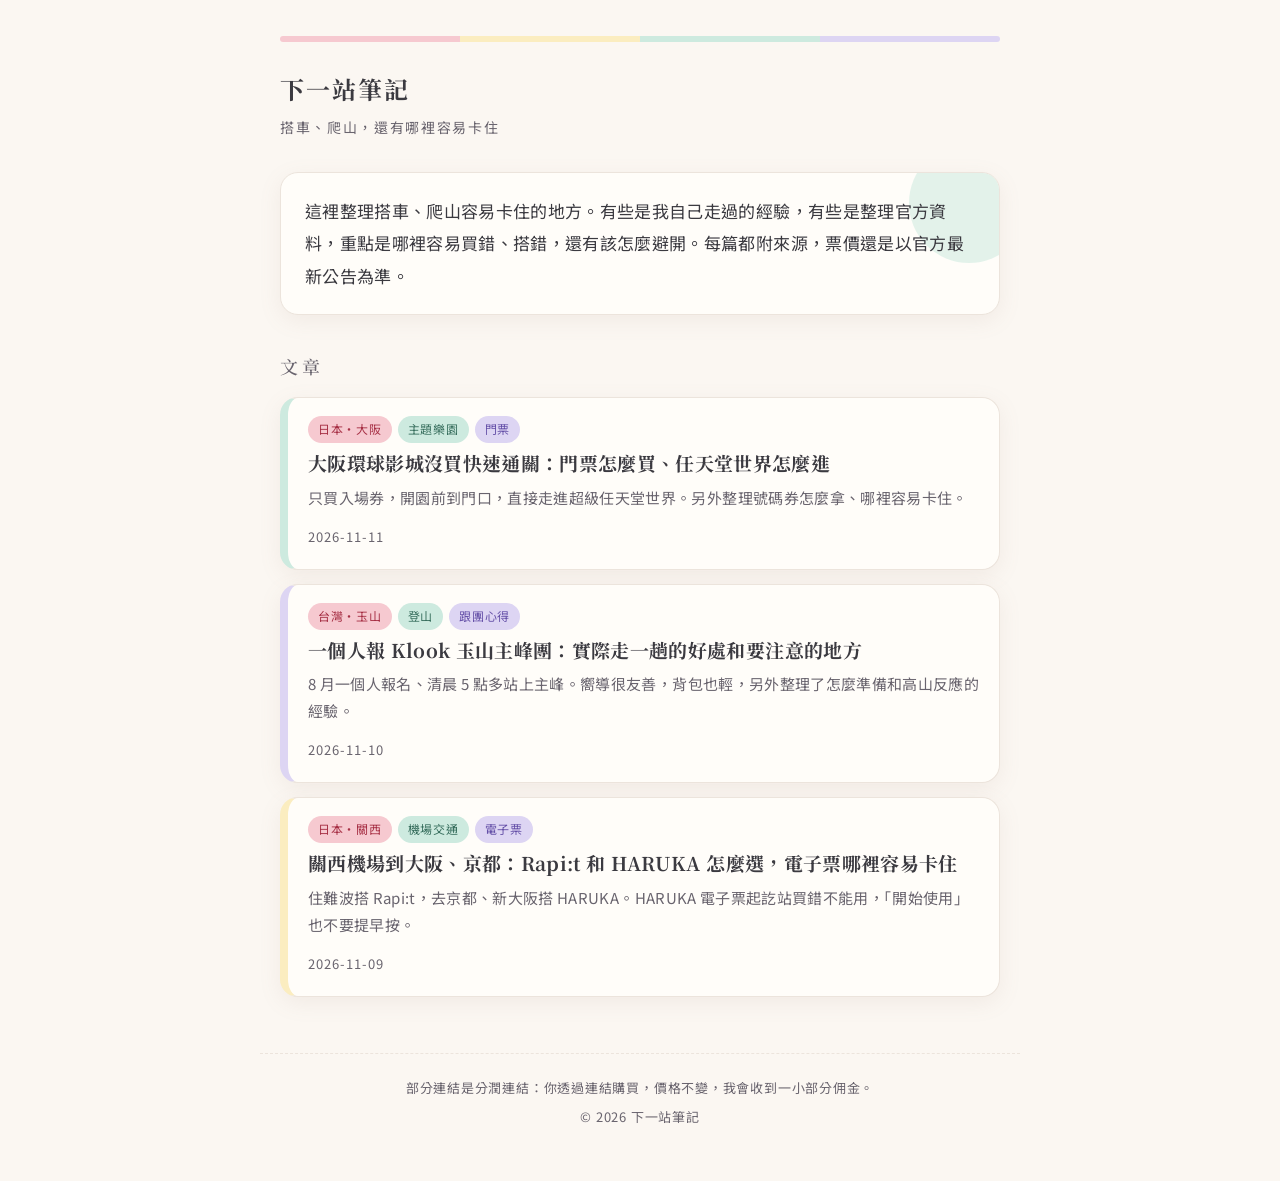
<file: index.html>
<!doctype html>
<html lang="zh-Hant-TW">
<head>
<meta charset="utf-8">
<meta name="viewport" content="width=device-width, initial-scale=1">
<title>下一站筆記</title>
<meta name="description" content="搭車、爬山容易卡住的地方：交通票券怎麼買、行程要注意什麼，有親身經驗也有官方資料整理，都附來源。">
<link rel="canonical" href="https://mozarshion-hub.github.io/travel-tickets/">
<meta property="og:title" content="下一站筆記">
<meta property="og:description" content="搭車、爬山容易卡住的地方：交通票券怎麼買、行程要注意什麼，有親身經驗也有官方資料整理，都附來源。">
<meta property="og:type" content="website">
<meta property="og:url" content="https://mozarshion-hub.github.io/travel-tickets/">
<meta property="og:site_name" content="下一站筆記">
<meta property="og:locale" content="zh_TW">
<meta name="twitter:card" content="summary">
<link rel="icon" href="data:image/svg+xml,%3Csvg xmlns='http://www.w3.org/2000/svg' viewBox='0 0 32 32'%3E%3Crect width='16' height='16' fill='%23f6c9d0'/%3E%3Crect x='16' width='16' height='16' fill='%23fbedc0'/%3E%3Crect y='16' width='16' height='16' fill='%23cdeadf'/%3E%3Crect x='16' y='16' width='16' height='16' fill='%23ddd5f3'/%3E%3C/svg%3E">
<link rel="stylesheet" href="style.css">
</head>
<body>
<header class="site">
  <h1><a class="brand" href="./">下一站筆記</a></h1>
  <p class="tagline">搭車、爬山，還有哪裡容易卡住</p>
</header>
<main>
  <section class="intro">
    <p>這裡整理搭車、爬山容易卡住的地方。有些是我自己走過的經驗，有些是整理官方資料，重點是哪裡容易買錯、搭錯，還有該怎麼避開。每篇都附來源，票價還是以官方最新公告為準。</p>
  </section>
  <section class="list">
    <h2>文章</h2>
    <article class="card">
      <a href="usj-no-express-pass-nintendo-world.html">
        <div class="tags"><span class="tag pink">日本・大阪</span><span class="tag mint">主題樂園</span><span class="tag">門票</span></div>
        <h3>大阪環球影城沒買快速通關：門票怎麼買、任天堂世界怎麼進</h3>
        <p>只買入場券，開園前到門口，直接走進超級任天堂世界。另外整理號碼券怎麼拿、哪裡容易卡住。</p>
        <span class="date">2026-11-11</span>
      </a>
    </article>
    <article class="card">
      <a href="yushan-klook-tour-review.html">
        <div class="tags"><span class="tag pink">台灣・玉山</span><span class="tag mint">登山</span><span class="tag">跟團心得</span></div>
        <h3>一個人報 Klook 玉山主峰團：實際走一趟的好處和要注意的地方</h3>
        <p>8 月一個人報名、清晨 5 點多站上主峰。嚮導很友善，背包也輕，另外整理了怎麼準備和高山反應的經驗。</p>
        <span class="date">2026-11-10</span>
      </a>
    </article>
    <article class="card">
      <a href="kansai-airport-rapit-haruka.html">
        <div class="tags"><span class="tag pink">日本・關西</span><span class="tag mint">機場交通</span><span class="tag">電子票</span></div>
        <h3>關西機場到大阪、京都：Rapi:t 和 HARUKA 怎麼選，電子票哪裡容易卡住</h3>
        <p>住難波搭 Rapi:t，去京都、新大阪搭 HARUKA。HARUKA 電子票起訖站買錯不能用，「開始使用」也不要提早按。</p>
        <span class="date">2026-11-09</span>
      </a>
    </article>
  </section>
</main>
<footer>
  <p>部分連結是分潤連結：你透過連結購買，價格不變，我會收到一小部分佣金。</p>
  <p>© 2026 下一站筆記</p>
</footer>
</body>
</html>
</file>
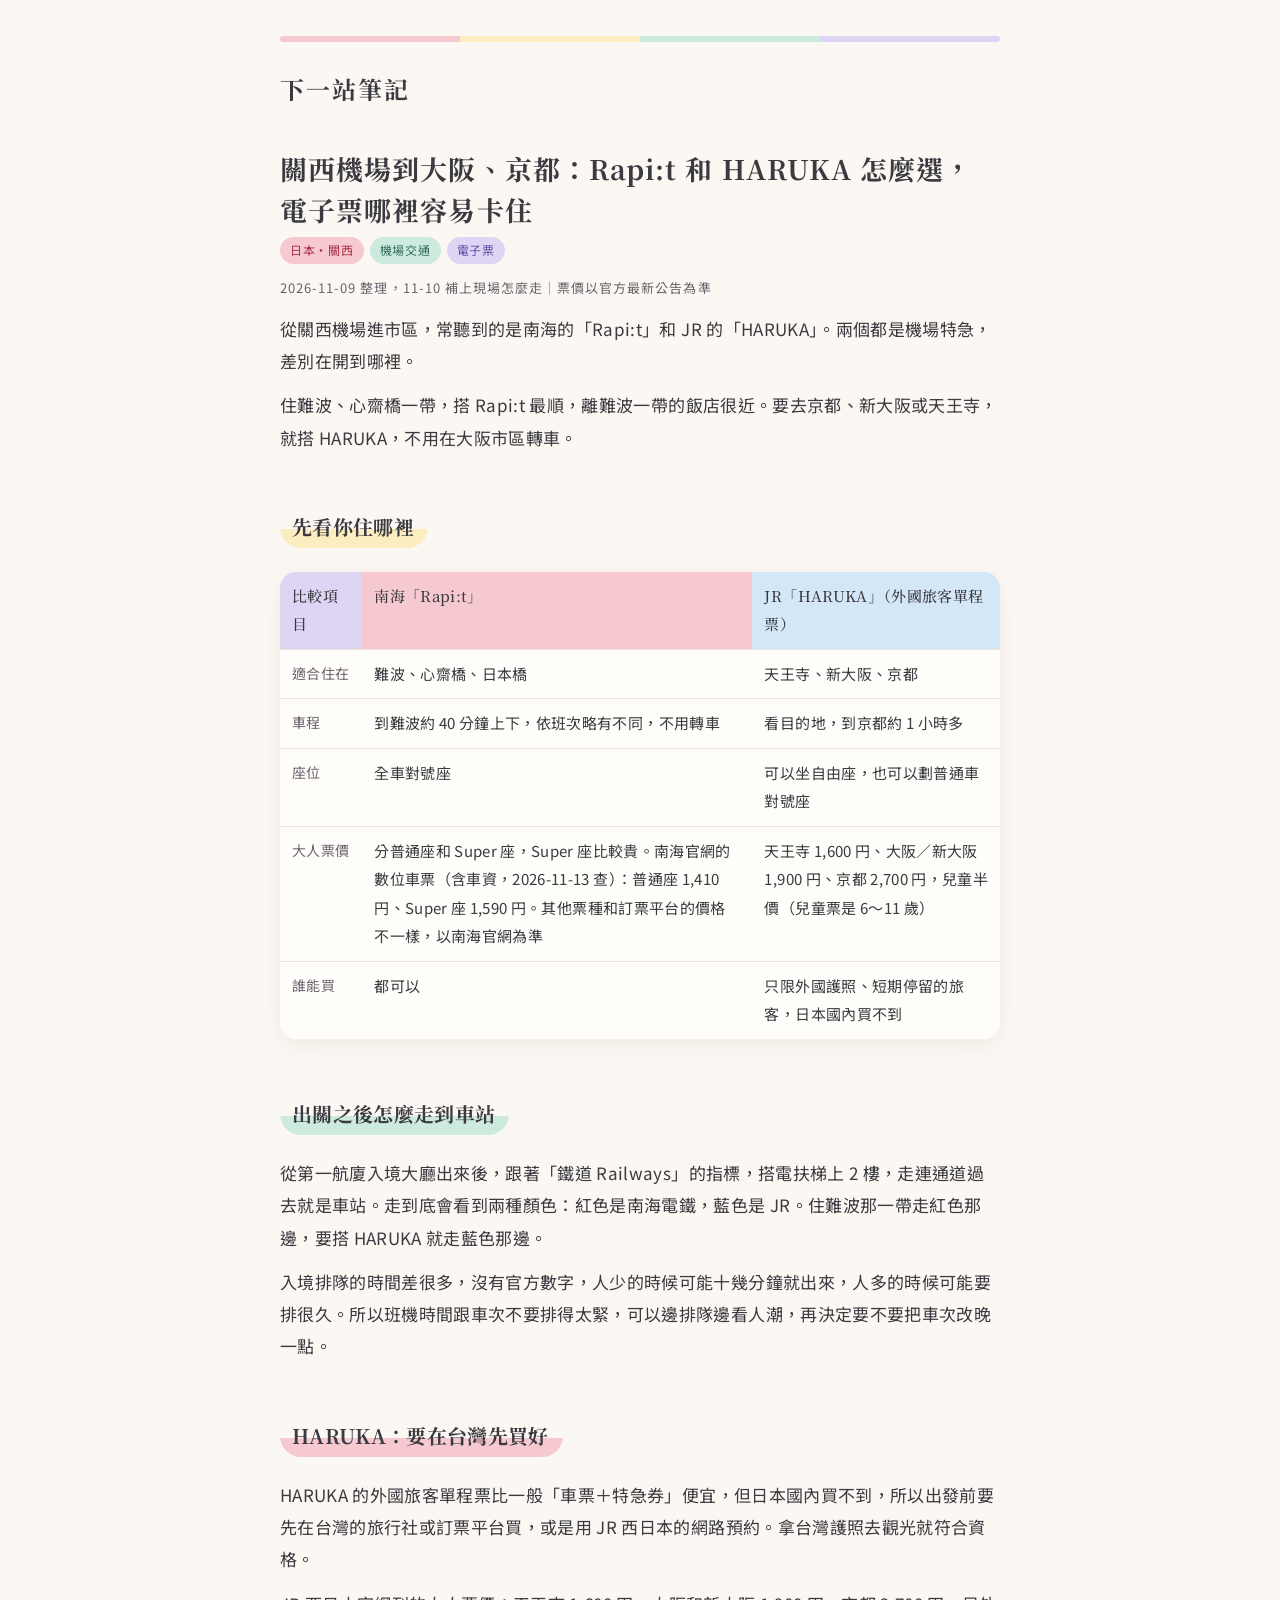
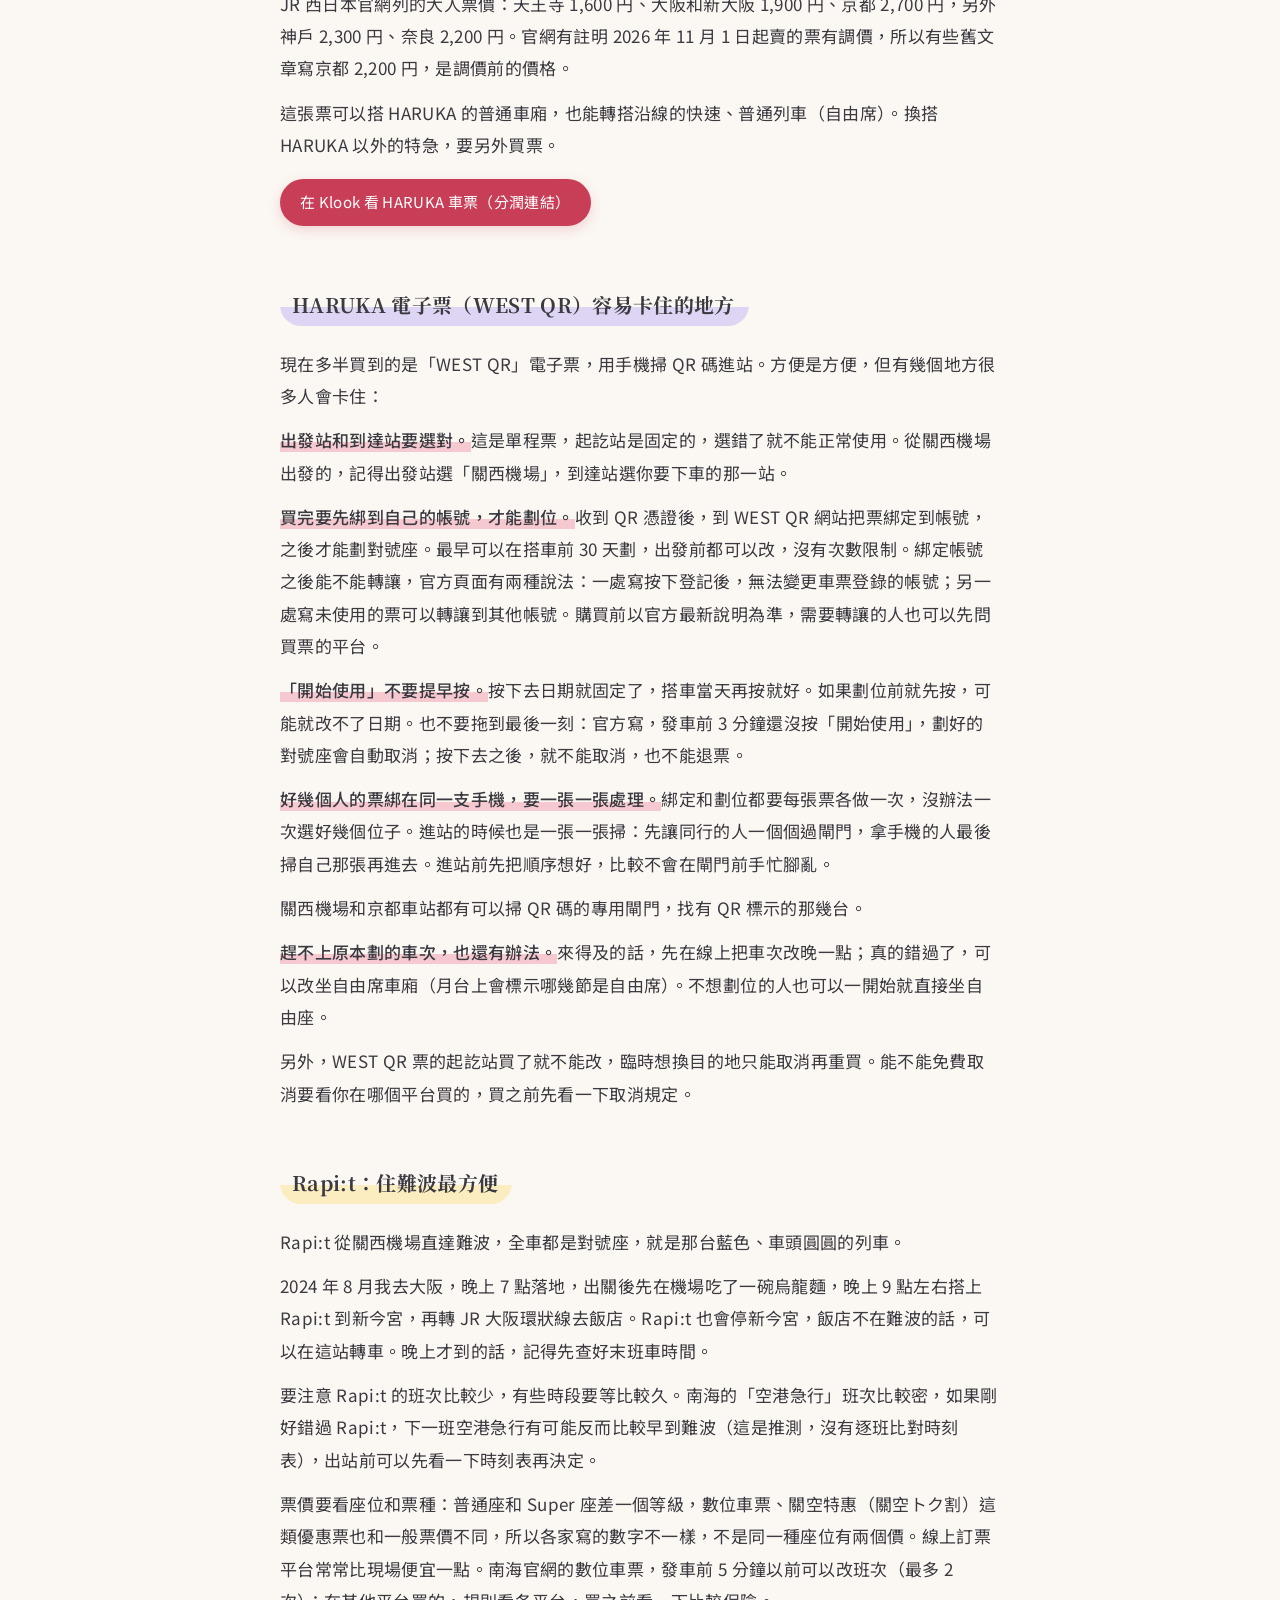
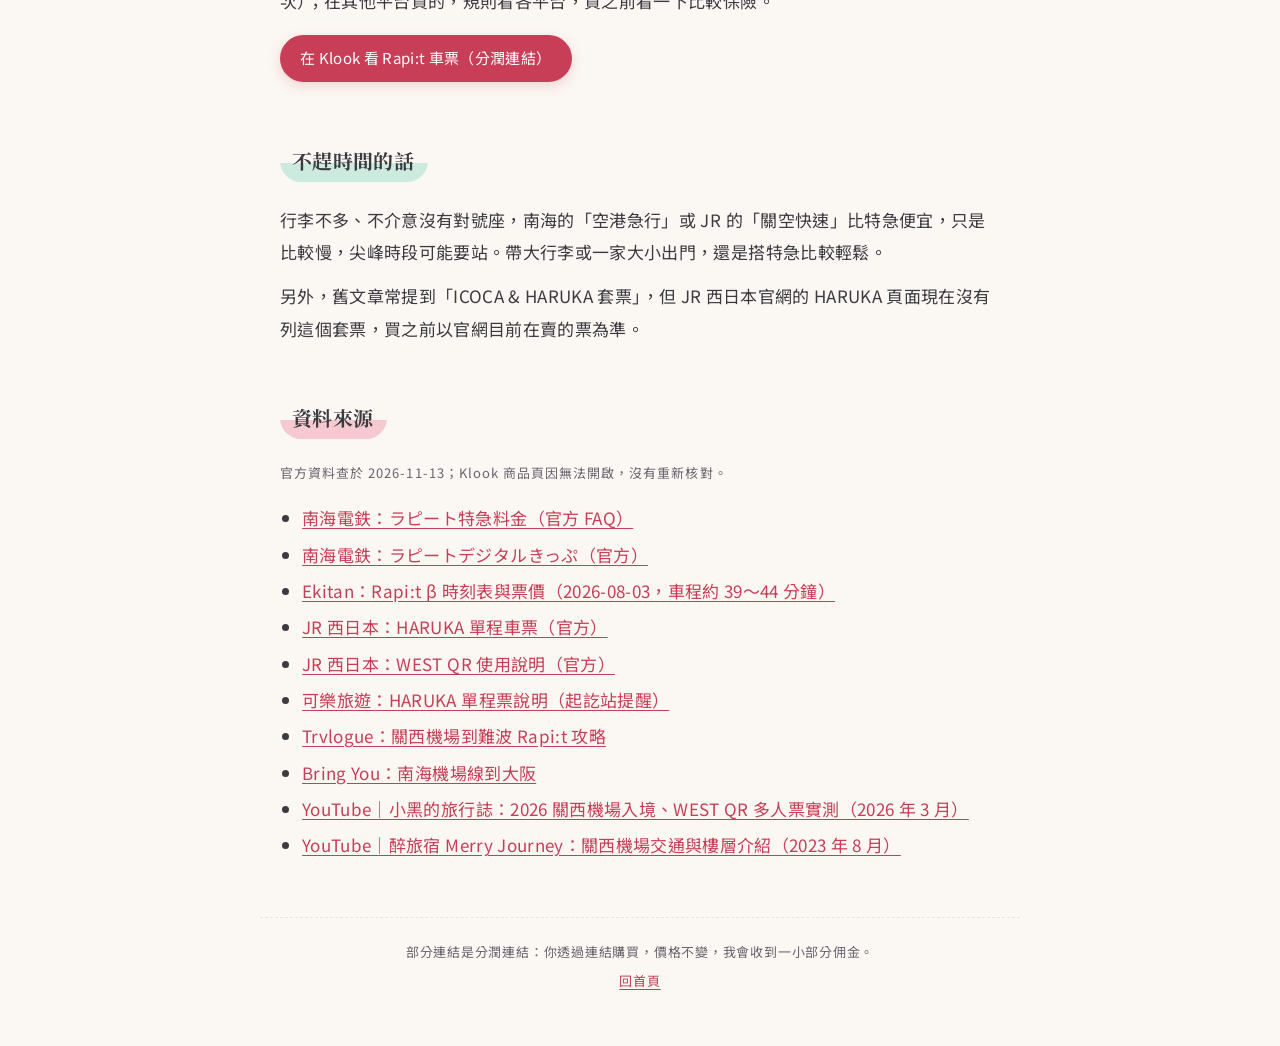
<file: kansai-airport-rapit-haruka.html>
<!doctype html>
<html lang="zh-Hant-TW">
<head>
<meta charset="utf-8">
<meta name="viewport" content="width=device-width, initial-scale=1">
<title>關西機場到大阪、京都：Rapi:t 和 HARUKA 怎麼選，電子票哪裡容易卡住</title>
<meta name="description" content="住難波搭南海 Rapi:t，去京都、新大阪搭 JR HARUKA。HARUKA 電子票（WEST QR）買錯起訖站不能用、開始使用不要提早按，這些地方要注意。">
<link rel="canonical" href="https://mozarshion-hub.github.io/travel-tickets/kansai-airport-rapit-haruka.html">
<meta property="og:title" content="關西機場到大阪、京都：Rapi:t 和 HARUKA 怎麼選，電子票哪裡容易卡住">
<meta property="og:description" content="住難波搭南海 Rapi:t，去京都、新大阪搭 JR HARUKA。HARUKA 電子票（WEST QR）買錯起訖站不能用、開始使用不要提早按，這些地方要注意。">
<meta property="og:type" content="article">
<meta property="og:url" content="https://mozarshion-hub.github.io/travel-tickets/kansai-airport-rapit-haruka.html">
<meta property="og:site_name" content="下一站筆記">
<meta property="og:locale" content="zh_TW">
<meta name="twitter:card" content="summary">
<link rel="icon" href="data:image/svg+xml,%3Csvg xmlns='http://www.w3.org/2000/svg' viewBox='0 0 32 32'%3E%3Crect width='16' height='16' fill='%23f6c9d0'/%3E%3Crect x='16' width='16' height='16' fill='%23fbedc0'/%3E%3Crect y='16' width='16' height='16' fill='%23cdeadf'/%3E%3Crect x='16' y='16' width='16' height='16' fill='%23ddd5f3'/%3E%3C/svg%3E">
<script type="application/ld+json">
{
 "@context": "https://schema.org",
 "@type": "Article",
 "headline": "關西機場到大阪、京都：Rapi:t 和 HARUKA 怎麼選，電子票哪裡容易卡住",
 "description": "住難波搭南海 Rapi:t，去京都、新大阪搭 JR HARUKA。HARUKA 電子票（WEST QR）買錯起訖站不能用、開始使用不要提早按，這些地方要注意。",
 "datePublished": "2026-11-09",
 "dateModified": "2026-11-14",
 "inLanguage": "zh-Hant-TW",
 "mainEntityOfPage": {
  "@type": "WebPage",
  "@id": "https://mozarshion-hub.github.io/travel-tickets/kansai-airport-rapit-haruka.html"
 },
 "author": {
  "@type": "Organization",
  "name": "下一站筆記",
  "url": "https://mozarshion-hub.github.io/travel-tickets/"
 },
 "publisher": {
  "@type": "Organization",
  "name": "下一站筆記",
  "url": "https://mozarshion-hub.github.io/travel-tickets/"
 }
}
</script>
<link rel="stylesheet" href="style.css">
</head>
<body>
<header class="site">
  <a class="brand" href="./">下一站筆記</a>
</header>
<main>
<article>
<h1>關西機場到大阪、京都：Rapi:t 和 HARUKA 怎麼選，電子票哪裡容易卡住</h1>
<div class="tags"><span class="tag pink">日本・關西</span><span class="tag mint">機場交通</span><span class="tag">電子票</span></div>
<p class="meta">2026-11-09 整理，11-10 補上現場怎麼走｜票價以官方最新公告為準</p>


<p>從關西機場進市區，常聽到的是南海的「Rapi:t」和 JR 的「HARUKA」。兩個都是機場特急，差別在開到哪裡。</p>
<p>住難波、心齋橋一帶，搭 Rapi:t 最順，離難波一帶的飯店很近。要去京都、新大阪或天王寺，就搭 HARUKA，不用在大阪市區轉車。</p>

<h2>先看你住哪裡</h2>
<div class="table-wrap">
<table>
<tr><th scope="col">比較項目</th><th>南海「Rapi:t」</th><th>JR「HARUKA」（外國旅客單程票）</th></tr>
<tr><td>適合住在</td><td>難波、心齋橋、日本橋</td><td>天王寺、新大阪、京都</td></tr>
<tr><td>車程</td><td>到難波約 40 分鐘上下，依班次略有不同，不用轉車</td><td>看目的地，到京都約 1 小時多</td></tr>
<tr><td>座位</td><td>全車對號座</td><td>可以坐自由座，也可以劃普通車對號座</td></tr>
<tr><td>大人票價</td><td>分普通座和 Super 座，Super 座比較貴。南海官網的數位車票（含車資，2026-11-13 查）：普通座 1,410 円、Super 座 1,590 円。其他票種和訂票平台的價格不一樣，以南海官網為準</td><td>天王寺 1,600 円、大阪／新大阪 1,900 円、京都 2,700 円，兒童半價（兒童票是 6～11 歲）</td></tr>
<tr><td>誰能買</td><td>都可以</td><td>只限外國護照、短期停留的旅客，日本國內買不到</td></tr>
</table>
</div>

<h2>出關之後怎麼走到車站</h2>
<p>從第一航廈入境大廳出來後，跟著「鐵道 Railways」的指標，搭電扶梯上 2 樓，走連通道過去就是車站。走到底會看到兩種顏色：紅色是南海電鐵，藍色是 JR。住難波那一帶走紅色那邊，要搭 HARUKA 就走藍色那邊。</p>
<p>入境排隊的時間差很多，沒有官方數字，人少的時候可能十幾分鐘就出來，人多的時候可能要排很久。所以班機時間跟車次不要排得太緊，可以邊排隊邊看人潮，再決定要不要把車次改晚一點。</p>

<h2>HARUKA：要在台灣先買好</h2>
<p>HARUKA 的外國旅客單程票比一般「車票＋特急券」便宜，但日本國內買不到，所以出發前要先在台灣的旅行社或訂票平台買，或是用 JR 西日本的網路預約。拿台灣護照去觀光就符合資格。</p>
<p>JR 西日本官網列的大人票價：天王寺 1,600 円、大阪和新大阪 1,900 円、京都 2,700 円，另外神戶 2,300 円、奈良 2,200 円。官網有註明 2026 年 11 月 1 日起賣的票有調價，所以有些舊文章寫京都 2,200 円，是調價前的價格。</p>
<p>這張票可以搭 HARUKA 的普通車廂，也能轉搭沿線的快速、普通列車（自由席）。換搭 HARUKA 以外的特急，要另外買票。</p>
<p><a class="btn" href="https://affiliate.klook.com/redirect?aid=142668&amp;aff_adid=1555965&amp;k_site=https%3A%2F%2Fwww.klook.com%2Fzh-TW%2Factivity%2F18400-jr-haruka-airport-express-train-tickets-osaka%2F" rel="sponsored nofollow noopener" target="_blank">在 Klook 看 HARUKA 車票（分潤連結）</a></p>

<h2>HARUKA 電子票（WEST QR）容易卡住的地方</h2>
<p>現在多半買到的是「WEST QR」電子票，用手機掃 QR 碼進站。方便是方便，但有幾個地方很多人會卡住：</p>
<p><strong>出發站和到達站要選對。</strong>這是單程票，起訖站是固定的，選錯了就不能正常使用。從關西機場出發的，記得出發站選「關西機場」，到達站選你要下車的那一站。</p>
<p><strong>買完要先綁到自己的帳號，才能劃位。</strong>收到 QR 憑證後，到 WEST QR 網站把票綁定到帳號，之後才能劃對號座。最早可以在搭車前 30 天劃，出發前都可以改，沒有次數限制。綁定帳號之後能不能轉讓，官方頁面有兩種說法：一處寫按下登記後，無法變更車票登錄的帳號；另一處寫未使用的票可以轉讓到其他帳號。購買前以官方最新說明為準，需要轉讓的人也可以先問買票的平台。</p>
<p><strong>「開始使用」不要提早按。</strong>按下去日期就固定了，搭車當天再按就好。如果劃位前就先按，可能就改不了日期。也不要拖到最後一刻：官方寫，發車前 3 分鐘還沒按「開始使用」，劃好的對號座會自動取消；按下去之後，就不能取消，也不能退票。</p>
<p><strong>好幾個人的票綁在同一支手機，要一張一張處理。</strong>綁定和劃位都要每張票各做一次，沒辦法一次選好幾個位子。進站的時候也是一張一張掃：先讓同行的人一個個過閘門，拿手機的人最後掃自己那張再進去。進站前先把順序想好，比較不會在閘門前手忙腳亂。</p>
<p>關西機場和京都車站都有可以掃 QR 碼的專用閘門，找有 QR 標示的那幾台。</p>
<p><strong>趕不上原本劃的車次，也還有辦法。</strong>來得及的話，先在線上把車次改晚一點；真的錯過了，可以改坐自由席車廂（月台上會標示哪幾節是自由席）。不想劃位的人也可以一開始就直接坐自由座。</p>
<p>另外，WEST QR 票的起訖站買了就不能改，臨時想換目的地只能取消再重買。能不能免費取消要看你在哪個平台買的，買之前先看一下取消規定。</p>

<h2>Rapi:t：住難波最方便</h2>
<p>Rapi:t 從關西機場直達難波，全車都是對號座，就是那台藍色、車頭圓圓的列車。</p>
<p>2024 年 8 月我去大阪，晚上 7 點落地，出關後先在機場吃了一碗烏龍麵，晚上 9 點左右搭上 Rapi:t 到新今宮，再轉 JR 大阪環狀線去飯店。Rapi:t 也會停新今宮，飯店不在難波的話，可以在這站轉車。晚上才到的話，記得先查好末班車時間。</p>
<p>要注意 Rapi:t 的班次比較少，有些時段要等比較久。南海的「空港急行」班次比較密，如果剛好錯過 Rapi:t，下一班空港急行有可能反而比較早到難波（這是推測，沒有逐班比對時刻表），出站前可以先看一下時刻表再決定。</p>
<p>票價要看座位和票種：普通座和 Super 座差一個等級，數位車票、關空特惠（關空トク割）這類優惠票也和一般票價不同，所以各家寫的數字不一樣，不是同一種座位有兩個價。線上訂票平台常常比現場便宜一點。南海官網的數位車票，發車前 5 分鐘以前可以改班次（最多 2 次）；在其他平台買的，規則看各平台，買之前看一下比較保險。</p>
<p><a class="btn" href="https://affiliate.klook.com/redirect?aid=142668&amp;aff_adid=1555963&amp;k_site=https%3A%2F%2Fwww.klook.com%2Fzh-TW%2Factivity%2F599-kansai-airport-namba-train-ticket-osaka%2F" rel="sponsored nofollow noopener" target="_blank">在 Klook 看 Rapi:t 車票（分潤連結）</a></p>

<h2>不趕時間的話</h2>
<p>行李不多、不介意沒有對號座，南海的「空港急行」或 JR 的「關空快速」比特急便宜，只是比較慢，尖峰時段可能要站。帶大行李或一家大小出門，還是搭特急比較輕鬆。</p>
<p>另外，舊文章常提到「ICOCA &amp; HARUKA 套票」，但 JR 西日本官網的 HARUKA 頁面現在沒有列這個套票，買之前以官網目前在賣的票為準。</p>

<h2>資料來源</h2>
<p class="meta">官方資料查於 2026-11-13；Klook 商品頁因無法開啟，沒有重新核對。</p>
<ul>
<li><a href="https://www.faq.nankai.co.jp/194" rel="nofollow">南海電鉄：ラピート特急料金（官方 FAQ）</a></li>
<li><a href="https://www.nankai.co.jp/traffic/digital/rapit.html" rel="nofollow">南海電鉄：ラピートデジタルきっぷ（官方）</a></li>
<li><a href="https://ekitan.com/zh-tw/article/rapit-beta-jikoku-ryoukin" rel="nofollow">Ekitan：Rapi:t β 時刻表與票價（2026-08-03，車程約 39～44 分鐘）</a></li>
<li><a href="https://www.westjr.co.jp/travel-information/tc/tickets-passes/oneway/haruka/" rel="nofollow">JR 西日本：HARUKA 單程車票（官方）</a></li>
<li><a href="https://www.westjr.co.jp/global/sc/ticket/westqr/userguide/" rel="nofollow">JR 西日本：WEST QR 使用說明（官方）</a></li>
<li><a href="https://www.colatour.com.tw/C10T_Ticket/C10T02_Feature.aspx?ItemNo=10199" rel="nofollow">可樂旅遊：HARUKA 單程票說明（起訖站提醒）</a></li>
<li><a href="https://www.trvlogue.com/zh-Hant/kansai-airport-namba-rapit-guide-2" rel="nofollow">Trvlogue：關西機場到難波 Rapi:t 攻略</a></li>
<li><a href="https://www.bring-you.info/zh-tw/nankai-airport-line-to-osaka" rel="nofollow">Bring You：南海機場線到大阪</a></li>
<li><a href="https://www.youtube.com/watch?v=rsdzhVMTTuk" rel="nofollow">YouTube｜小黑的旅行誌：2026 關西機場入境、WEST QR 多人票實測（2026 年 3 月）</a></li>
<li><a href="https://www.youtube.com/watch?v=lr6YYmdqnX8" rel="nofollow">YouTube｜醉旅宿 Merry Journey：關西機場交通與樓層介紹（2023 年 8 月）</a></li>
</ul>
</article>
</main>
<footer>
  <p>部分連結是分潤連結：你透過連結購買，價格不變，我會收到一小部分佣金。</p>
  <p><a href="./">回首頁</a></p>
</footer>
</body>
</html>
</file>
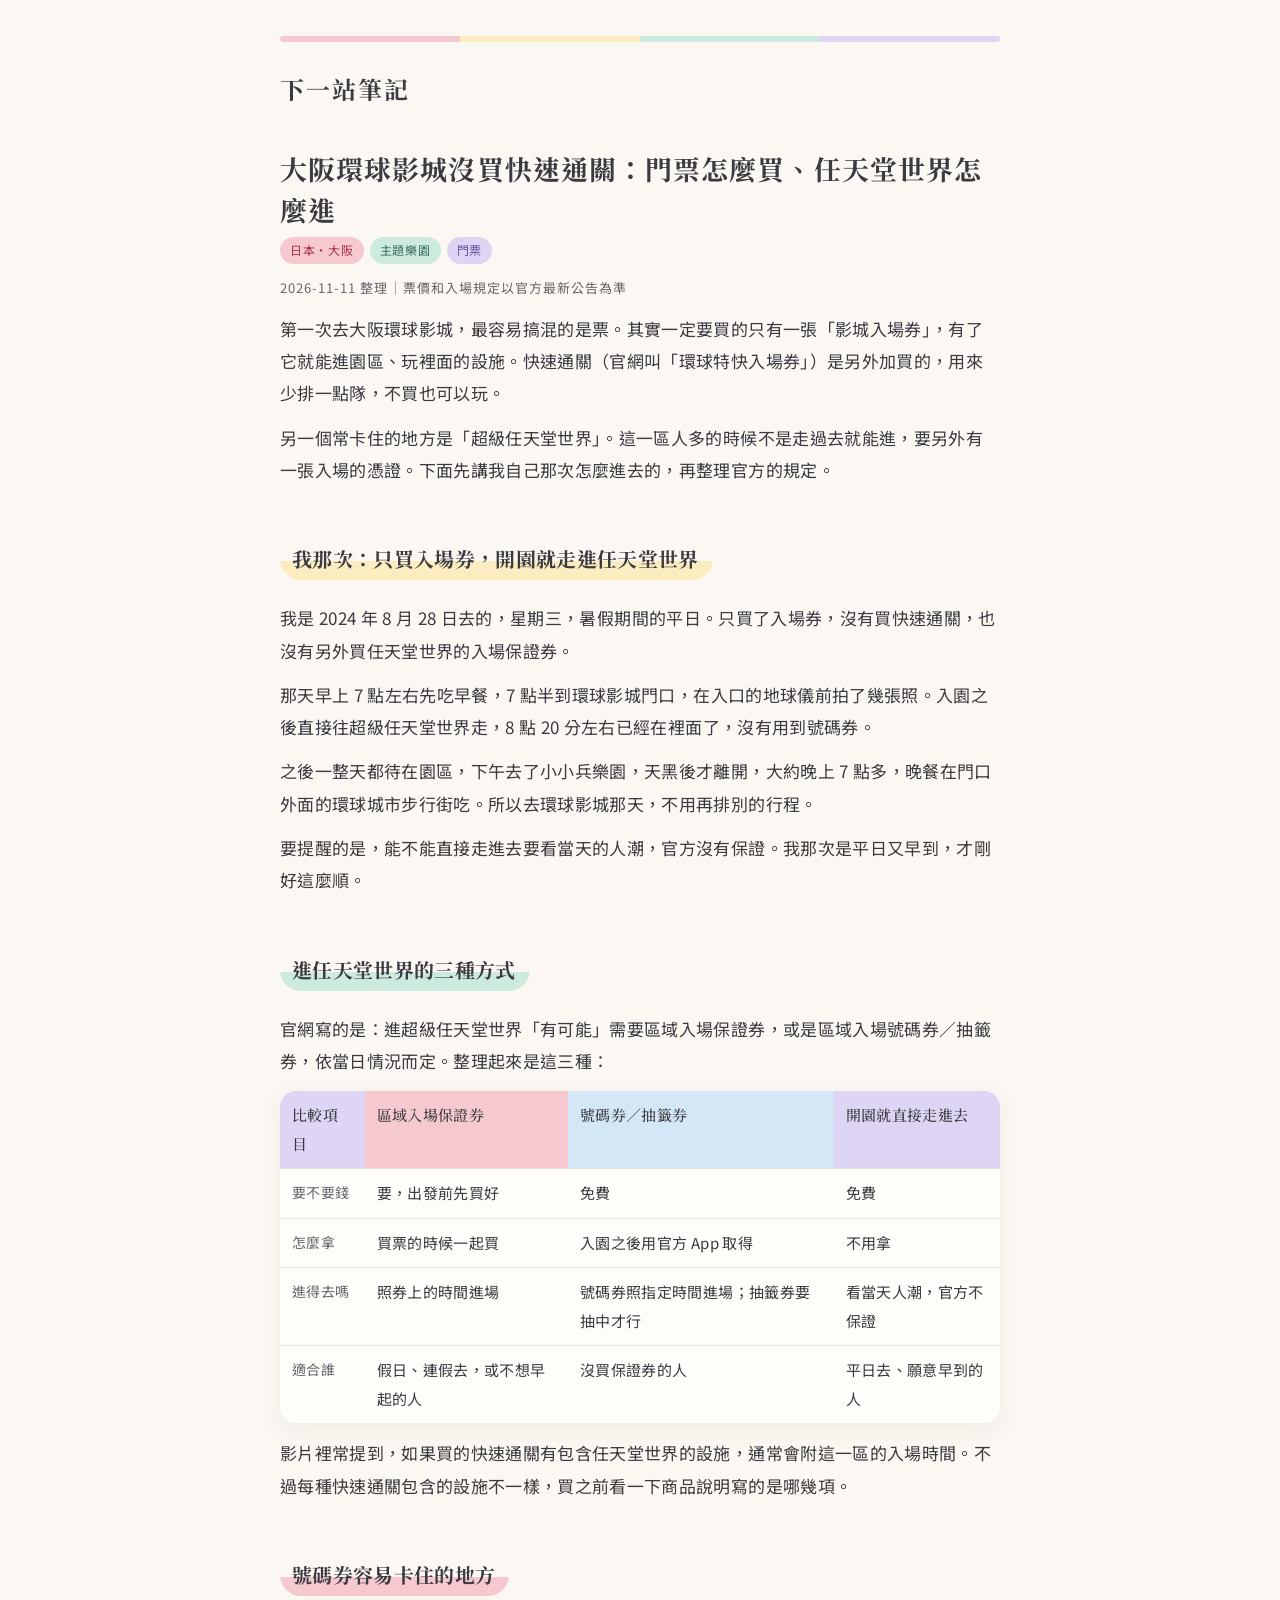
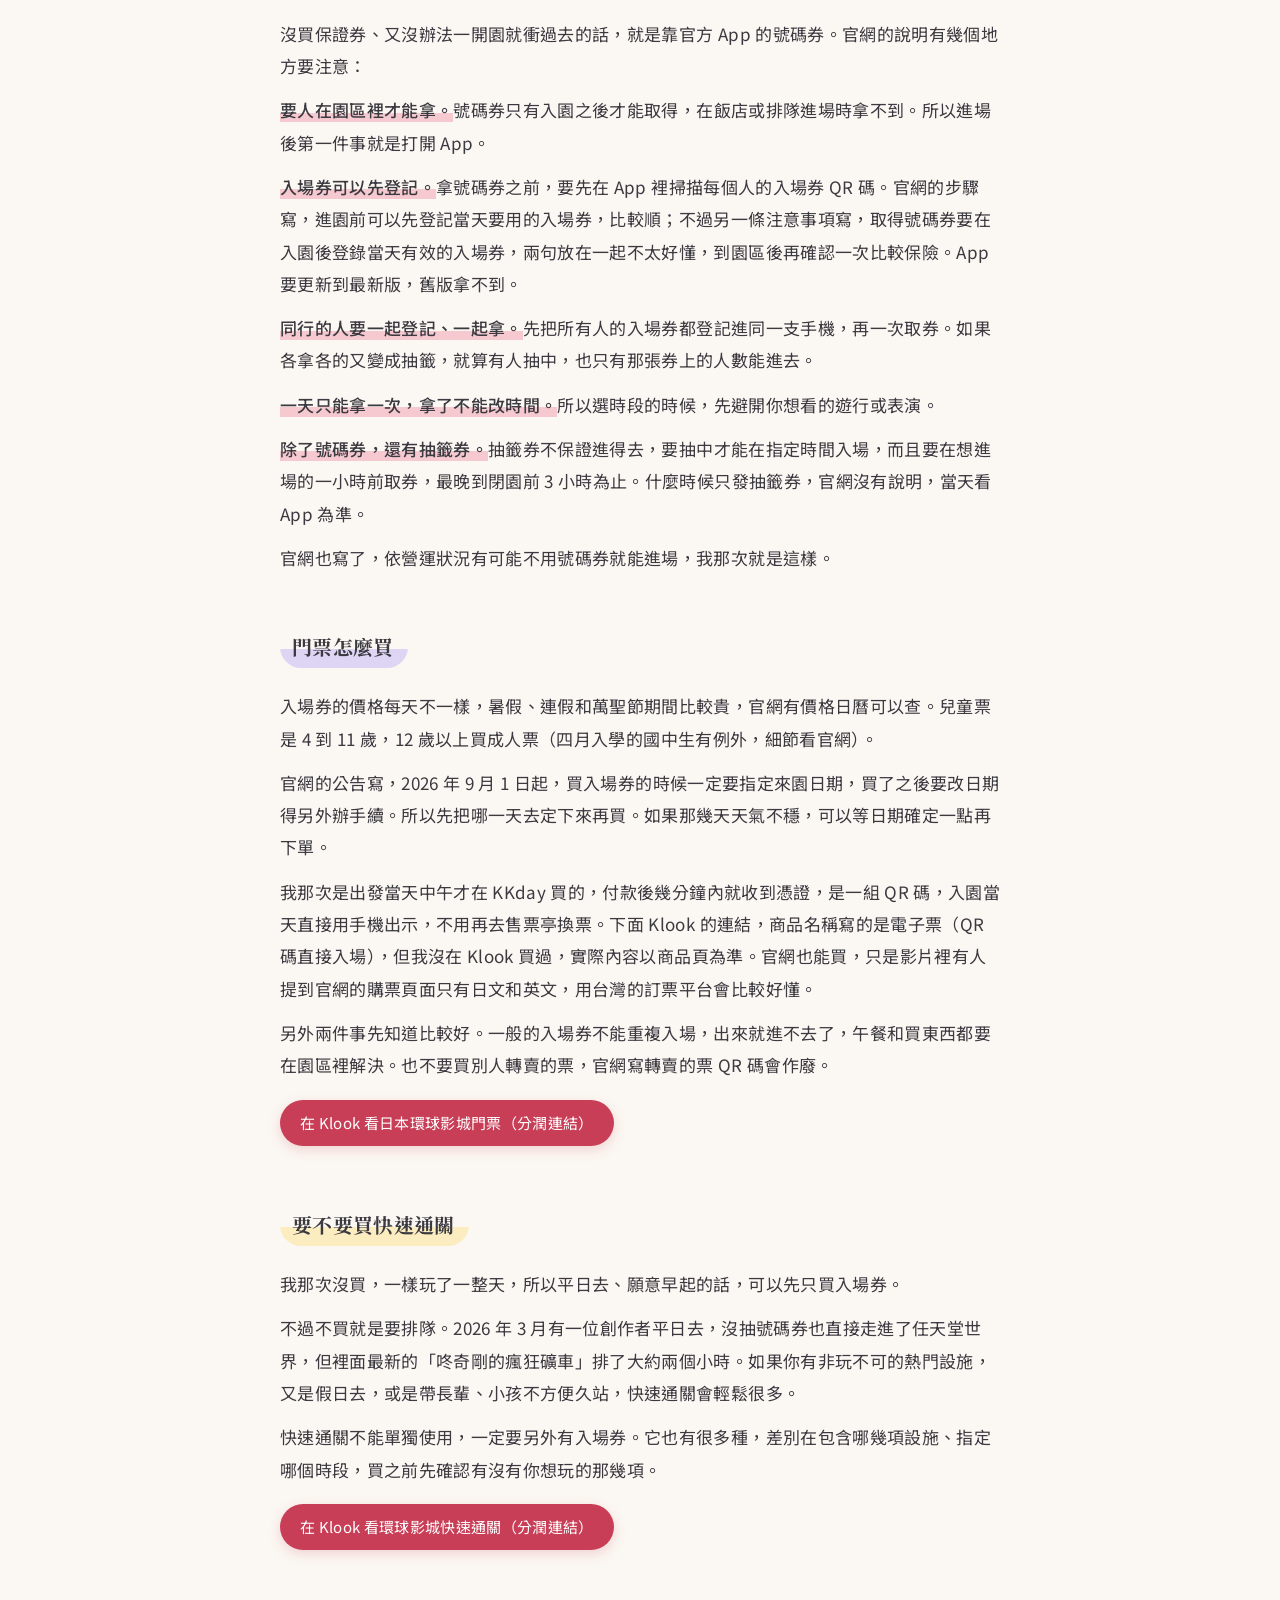
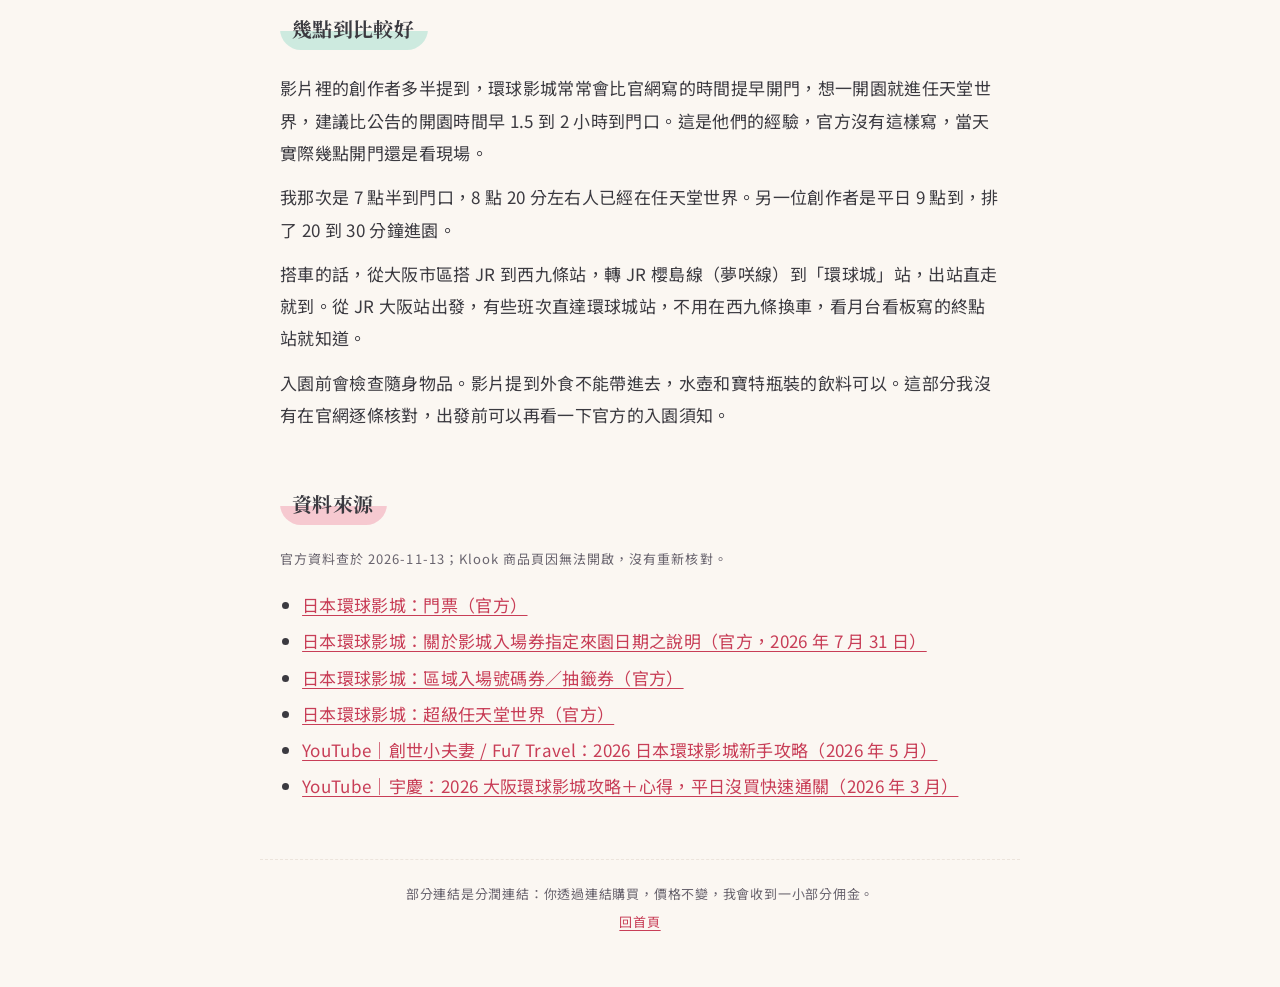
<file: usj-no-express-pass-nintendo-world.html>
<!doctype html>
<html lang="zh-Hant-TW">
<head>
<meta charset="utf-8">
<meta name="viewport" content="width=device-width, initial-scale=1">
<title>大阪環球影城沒買快速通關：門票怎麼買、任天堂世界怎麼進</title>
<meta name="description" content="2024 年 8 月我只買入場券、沒買快速通關，開園前到門口，直接走進超級任天堂世界。整理門票怎麼買、號碼券怎麼拿，還有哪裡容易卡住。">
<link rel="canonical" href="https://mozarshion-hub.github.io/travel-tickets/usj-no-express-pass-nintendo-world.html">
<meta property="og:title" content="大阪環球影城沒買快速通關：門票怎麼買、任天堂世界怎麼進">
<meta property="og:description" content="2024 年 8 月我只買入場券、沒買快速通關，開園前到門口，直接走進超級任天堂世界。整理門票怎麼買、號碼券怎麼拿，還有哪裡容易卡住。">
<meta property="og:type" content="article">
<meta property="og:url" content="https://mozarshion-hub.github.io/travel-tickets/usj-no-express-pass-nintendo-world.html">
<meta property="og:site_name" content="下一站筆記">
<meta property="og:locale" content="zh_TW">
<meta name="twitter:card" content="summary">
<link rel="icon" href="data:image/svg+xml,%3Csvg xmlns='http://www.w3.org/2000/svg' viewBox='0 0 32 32'%3E%3Crect width='16' height='16' fill='%23f6c9d0'/%3E%3Crect x='16' width='16' height='16' fill='%23fbedc0'/%3E%3Crect y='16' width='16' height='16' fill='%23cdeadf'/%3E%3Crect x='16' y='16' width='16' height='16' fill='%23ddd5f3'/%3E%3C/svg%3E">
<script type="application/ld+json">
{
 "@context": "https://schema.org",
 "@type": "Article",
 "headline": "大阪環球影城沒買快速通關：門票怎麼買、任天堂世界怎麼進",
 "description": "2024 年 8 月我只買入場券、沒買快速通關，開園前到門口，直接走進超級任天堂世界。整理門票怎麼買、號碼券怎麼拿，還有哪裡容易卡住。",
 "datePublished": "2026-11-11",
 "dateModified": "2026-11-14",
 "inLanguage": "zh-Hant-TW",
 "mainEntityOfPage": {
  "@type": "WebPage",
  "@id": "https://mozarshion-hub.github.io/travel-tickets/usj-no-express-pass-nintendo-world.html"
 },
 "author": {
  "@type": "Organization",
  "name": "下一站筆記",
  "url": "https://mozarshion-hub.github.io/travel-tickets/"
 },
 "publisher": {
  "@type": "Organization",
  "name": "下一站筆記",
  "url": "https://mozarshion-hub.github.io/travel-tickets/"
 }
}
</script>
<link rel="stylesheet" href="style.css">
</head>
<body>
<header class="site">
  <a class="brand" href="./">下一站筆記</a>
</header>
<main>
<article>
<h1>大阪環球影城沒買快速通關：門票怎麼買、任天堂世界怎麼進</h1>
<div class="tags"><span class="tag pink">日本・大阪</span><span class="tag mint">主題樂園</span><span class="tag">門票</span></div>
<p class="meta">2026-11-11 整理｜票價和入場規定以官方最新公告為準</p>


<p>第一次去大阪環球影城，最容易搞混的是票。其實一定要買的只有一張「影城入場券」，有了它就能進園區、玩裡面的設施。快速通關（官網叫「環球特快入場券」）是另外加買的，用來少排一點隊，不買也可以玩。</p>
<p>另一個常卡住的地方是「超級任天堂世界」。這一區人多的時候不是走過去就能進，要另外有一張入場的憑證。下面先講我自己那次怎麼進去的，再整理官方的規定。</p>

<h2>我那次：只買入場券，開園就走進任天堂世界</h2>
<p>我是 2024 年 8 月 28 日去的，星期三，暑假期間的平日。只買了入場券，沒有買快速通關，也沒有另外買任天堂世界的入場保證券。</p>
<p>那天早上 7 點左右先吃早餐，7 點半到環球影城門口，在入口的地球儀前拍了幾張照。入園之後直接往超級任天堂世界走，8 點 20 分左右已經在裡面了，沒有用到號碼券。</p>
<p>之後一整天都待在園區，下午去了小小兵樂園，天黑後才離開，大約晚上 7 點多，晚餐在門口外面的環球城市步行街吃。所以去環球影城那天，不用再排別的行程。</p>
<p>要提醒的是，能不能直接走進去要看當天的人潮，官方沒有保證。我那次是平日又早到，才剛好這麼順。</p>

<h2>進任天堂世界的三種方式</h2>
<p>官網寫的是：進超級任天堂世界「有可能」需要區域入場保證券，或是區域入場號碼券／抽籤券，依當日情況而定。整理起來是這三種：</p>
<div class="table-wrap">
<table>
<tr><th scope="col">比較項目</th><th>區域入場保證券</th><th>號碼券／抽籤券</th><th>開園就直接走進去</th></tr>
<tr><td>要不要錢</td><td>要，出發前先買好</td><td>免費</td><td>免費</td></tr>
<tr><td>怎麼拿</td><td>買票的時候一起買</td><td>入園之後用官方 App 取得</td><td>不用拿</td></tr>
<tr><td>進得去嗎</td><td>照券上的時間進場</td><td>號碼券照指定時間進場；抽籤券要抽中才行</td><td>看當天人潮，官方不保證</td></tr>
<tr><td>適合誰</td><td>假日、連假去，或不想早起的人</td><td>沒買保證券的人</td><td>平日去、願意早到的人</td></tr>
</table>
</div>
<p>影片裡常提到，如果買的快速通關有包含任天堂世界的設施，通常會附這一區的入場時間。不過每種快速通關包含的設施不一樣，買之前看一下商品說明寫的是哪幾項。</p>

<h2>號碼券容易卡住的地方</h2>
<p>沒買保證券、又沒辦法一開園就衝過去的話，就是靠官方 App 的號碼券。官網的說明有幾個地方要注意：</p>
<p><strong>要人在園區裡才能拿。</strong>號碼券只有入園之後才能取得，在飯店或排隊進場時拿不到。所以進場後第一件事就是打開 App。</p>
<p><strong>入場券可以先登記。</strong>拿號碼券之前，要先在 App 裡掃描每個人的入場券 QR 碼。官網的步驟寫，進園前可以先登記當天要用的入場券，比較順；不過另一條注意事項寫，取得號碼券要在入園後登錄當天有效的入場券，兩句放在一起不太好懂，到園區後再確認一次比較保險。App 要更新到最新版，舊版拿不到。</p>
<p><strong>同行的人要一起登記、一起拿。</strong>先把所有人的入場券都登記進同一支手機，再一次取券。如果各拿各的又變成抽籤，就算有人抽中，也只有那張券上的人數能進去。</p>
<p><strong>一天只能拿一次，拿了不能改時間。</strong>所以選時段的時候，先避開你想看的遊行或表演。</p>
<p><strong>除了號碼券，還有抽籤券。</strong>抽籤券不保證進得去，要抽中才能在指定時間入場，而且要在想進場的一小時前取券，最晚到閉園前 3 小時為止。什麼時候只發抽籤券，官網沒有說明，當天看 App 為準。</p>
<p>官網也寫了，依營運狀況有可能不用號碼券就能進場，我那次就是這樣。</p>

<h2>門票怎麼買</h2>
<p>入場券的價格每天不一樣，暑假、連假和萬聖節期間比較貴，官網有價格日曆可以查。兒童票是 4 到 11 歲，12 歲以上買成人票（四月入學的國中生有例外，細節看官網）。</p>
<p>官網的公告寫，2026 年 9 月 1 日起，買入場券的時候一定要指定來園日期，買了之後要改日期得另外辦手續。所以先把哪一天去定下來再買。如果那幾天天氣不穩，可以等日期確定一點再下單。</p>
<p>我那次是出發當天中午才在 KKday 買的，付款後幾分鐘內就收到憑證，是一組 QR 碼，入園當天直接用手機出示，不用再去售票亭換票。下面 Klook 的連結，商品名稱寫的是電子票（QR 碼直接入場），但我沒在 Klook 買過，實際內容以商品頁為準。官網也能買，只是影片裡有人提到官網的購票頁面只有日文和英文，用台灣的訂票平台會比較好懂。</p>
<p>另外兩件事先知道比較好。一般的入場券不能重複入場，出來就進不去了，午餐和買東西都要在園區裡解決。也不要買別人轉賣的票，官網寫轉賣的票 QR 碼會作廢。</p>
<p><a class="btn" href="https://affiliate.klook.com/redirect?aid=142668&amp;aff_adid=1560096&amp;k_site=https%3A%2F%2Fwww.klook.com%2Fzh-TW%2Factivity%2F46604-universal-studios-japan-e-ticket-osaka-qr-code-direct-entry%2F" rel="sponsored nofollow noopener" target="_blank">在 Klook 看日本環球影城門票（分潤連結）</a></p>

<h2>要不要買快速通關</h2>
<p>我那次沒買，一樣玩了一整天，所以平日去、願意早起的話，可以先只買入場券。</p>
<p>不過不買就是要排隊。2026 年 3 月有一位創作者平日去，沒抽號碼券也直接走進了任天堂世界，但裡面最新的「咚奇剛的瘋狂礦車」排了大約兩個小時。如果你有非玩不可的熱門設施，又是假日去，或是帶長輩、小孩不方便久站，快速通關會輕鬆很多。</p>
<p>快速通關不能單獨使用，一定要另外有入場券。它也有很多種，差別在包含哪幾項設施、指定哪個時段，買之前先確認有沒有你想玩的那幾項。</p>
<p><a class="btn" href="https://affiliate.klook.com/redirect?aid=142668&amp;aff_adid=1560097&amp;k_site=https%3A%2F%2Fwww.klook.com%2Fzh-TW%2Factivity%2F3407-universal-studios-japan-express-pass-osaka%2F" rel="sponsored nofollow noopener" target="_blank">在 Klook 看環球影城快速通關（分潤連結）</a></p>

<h2>幾點到比較好</h2>
<p>影片裡的創作者多半提到，環球影城常常會比官網寫的時間提早開門，想一開園就進任天堂世界，建議比公告的開園時間早 1.5 到 2 小時到門口。這是他們的經驗，官方沒有這樣寫，當天實際幾點開門還是看現場。</p>
<p>我那次是 7 點半到門口，8 點 20 分左右人已經在任天堂世界。另一位創作者是平日 9 點到，排了 20 到 30 分鐘進園。</p>
<p>搭車的話，從大阪市區搭 JR 到西九條站，轉 JR 櫻島線（夢咲線）到「環球城」站，出站直走就到。從 JR 大阪站出發，有些班次直達環球城站，不用在西九條換車，看月台看板寫的終點站就知道。</p>
<p>入園前會檢查隨身物品。影片提到外食不能帶進去，水壺和寶特瓶裝的飲料可以。這部分我沒有在官網逐條核對，出發前可以再看一下官方的入園須知。</p>

<h2>資料來源</h2>
<p class="meta">官方資料查於 2026-11-13；Klook 商品頁因無法開啟，沒有重新核對。</p>
<ul>
<li><a href="https://www.usj.co.jp/web/zh/tw/tickets" rel="nofollow">日本環球影城：門票（官方）</a></li>
<li><a href="https://www.usj.co.jp/web/zh/tw/news/2026/0731" rel="nofollow">日本環球影城：關於影城入場券指定來園日期之說明（官方，2026 年 7 月 31 日）</a></li>
<li><a href="https://www.usj.co.jp/web/zh/tw/enjoy/numbered-ticket/timed-entry-ticket" rel="nofollow">日本環球影城：區域入場號碼券／抽籤券（官方）</a></li>
<li><a href="https://www.usj.co.jp/web/zh/tw/areas/super-nintendo-world" rel="nofollow">日本環球影城：超級任天堂世界（官方）</a></li>
<li><a href="https://www.youtube.com/watch?v=8u40N_Euz7w" rel="nofollow">YouTube｜創世小夫妻 / Fu7 Travel：2026 日本環球影城新手攻略（2026 年 5 月）</a></li>
<li><a href="https://www.youtube.com/watch?v=kLntV67SXDE" rel="nofollow">YouTube｜宇慶：2026 大阪環球影城攻略＋心得，平日沒買快速通關（2026 年 3 月）</a></li>
</ul>
</article>
</main>
<footer>
  <p>部分連結是分潤連結：你透過連結購買，價格不變，我會收到一小部分佣金。</p>
  <p><a href="./">回首頁</a></p>
</footer>
</body>
</html>
</file>
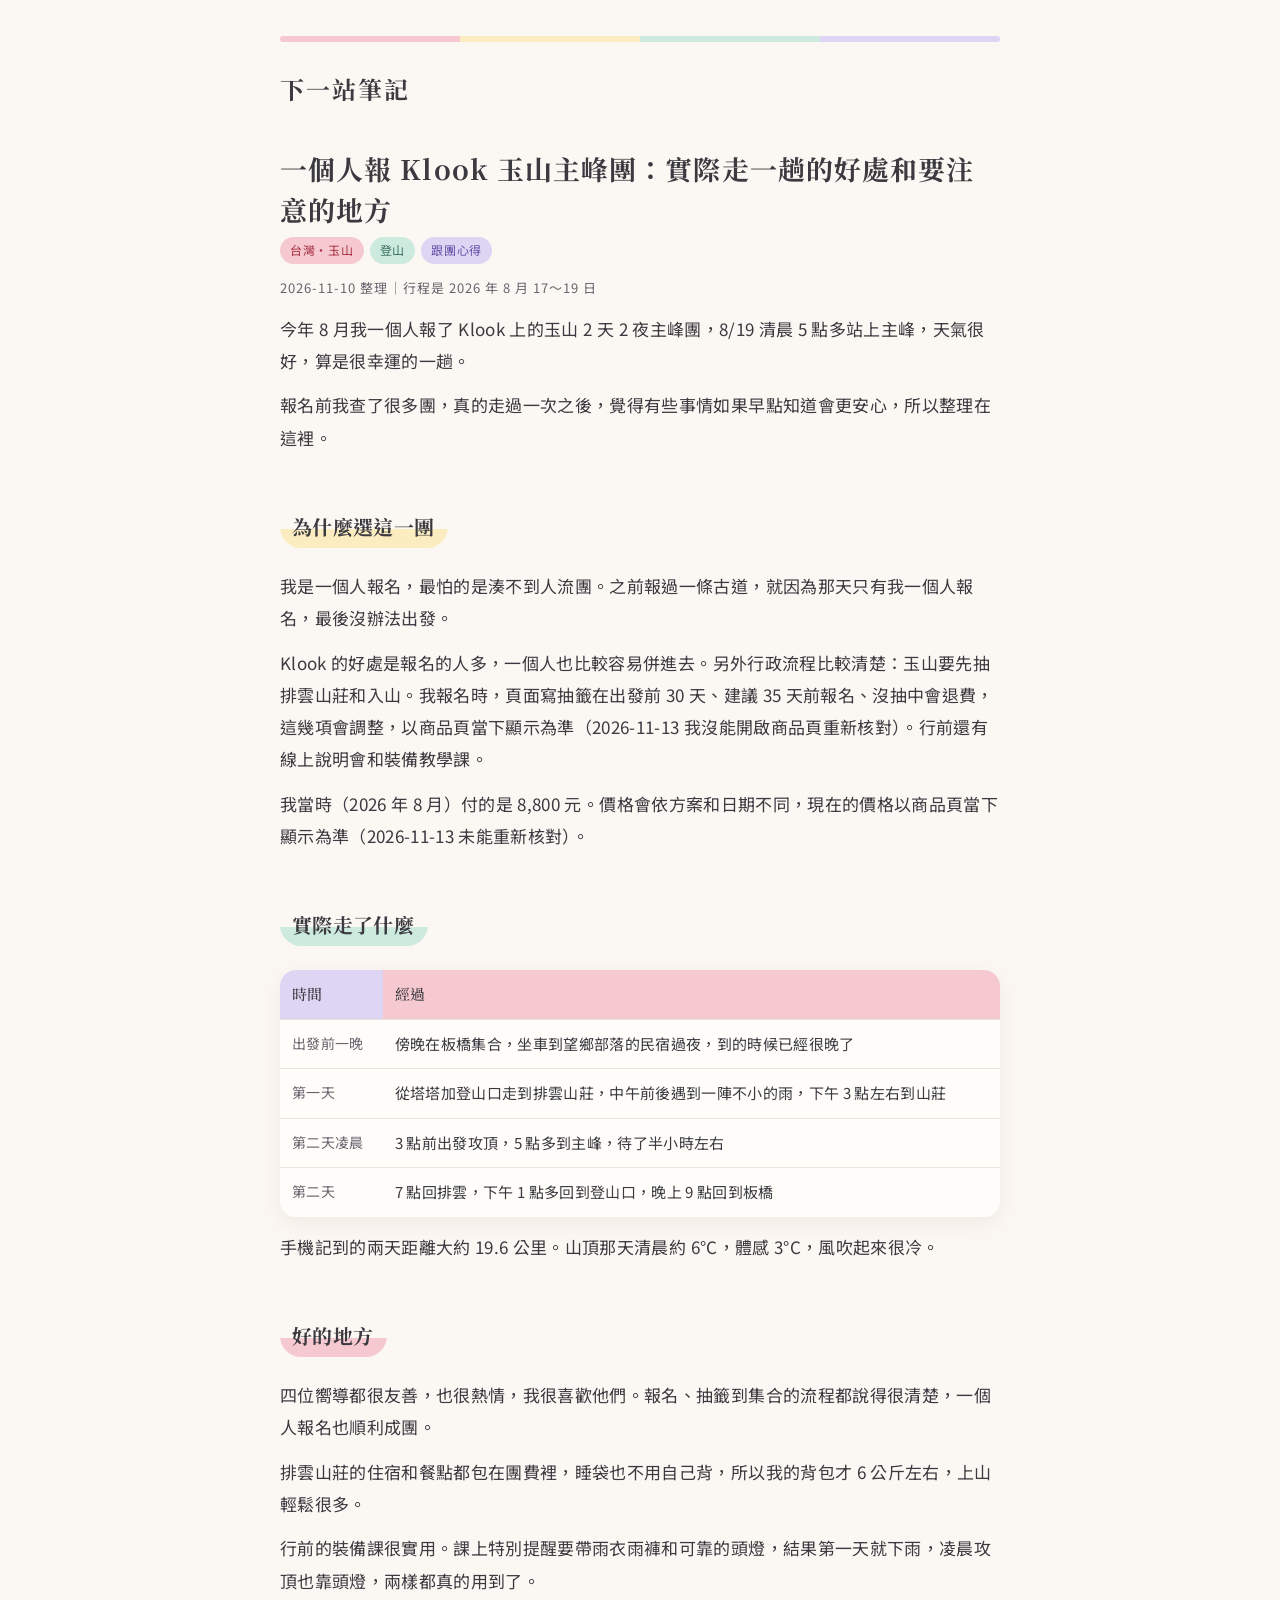
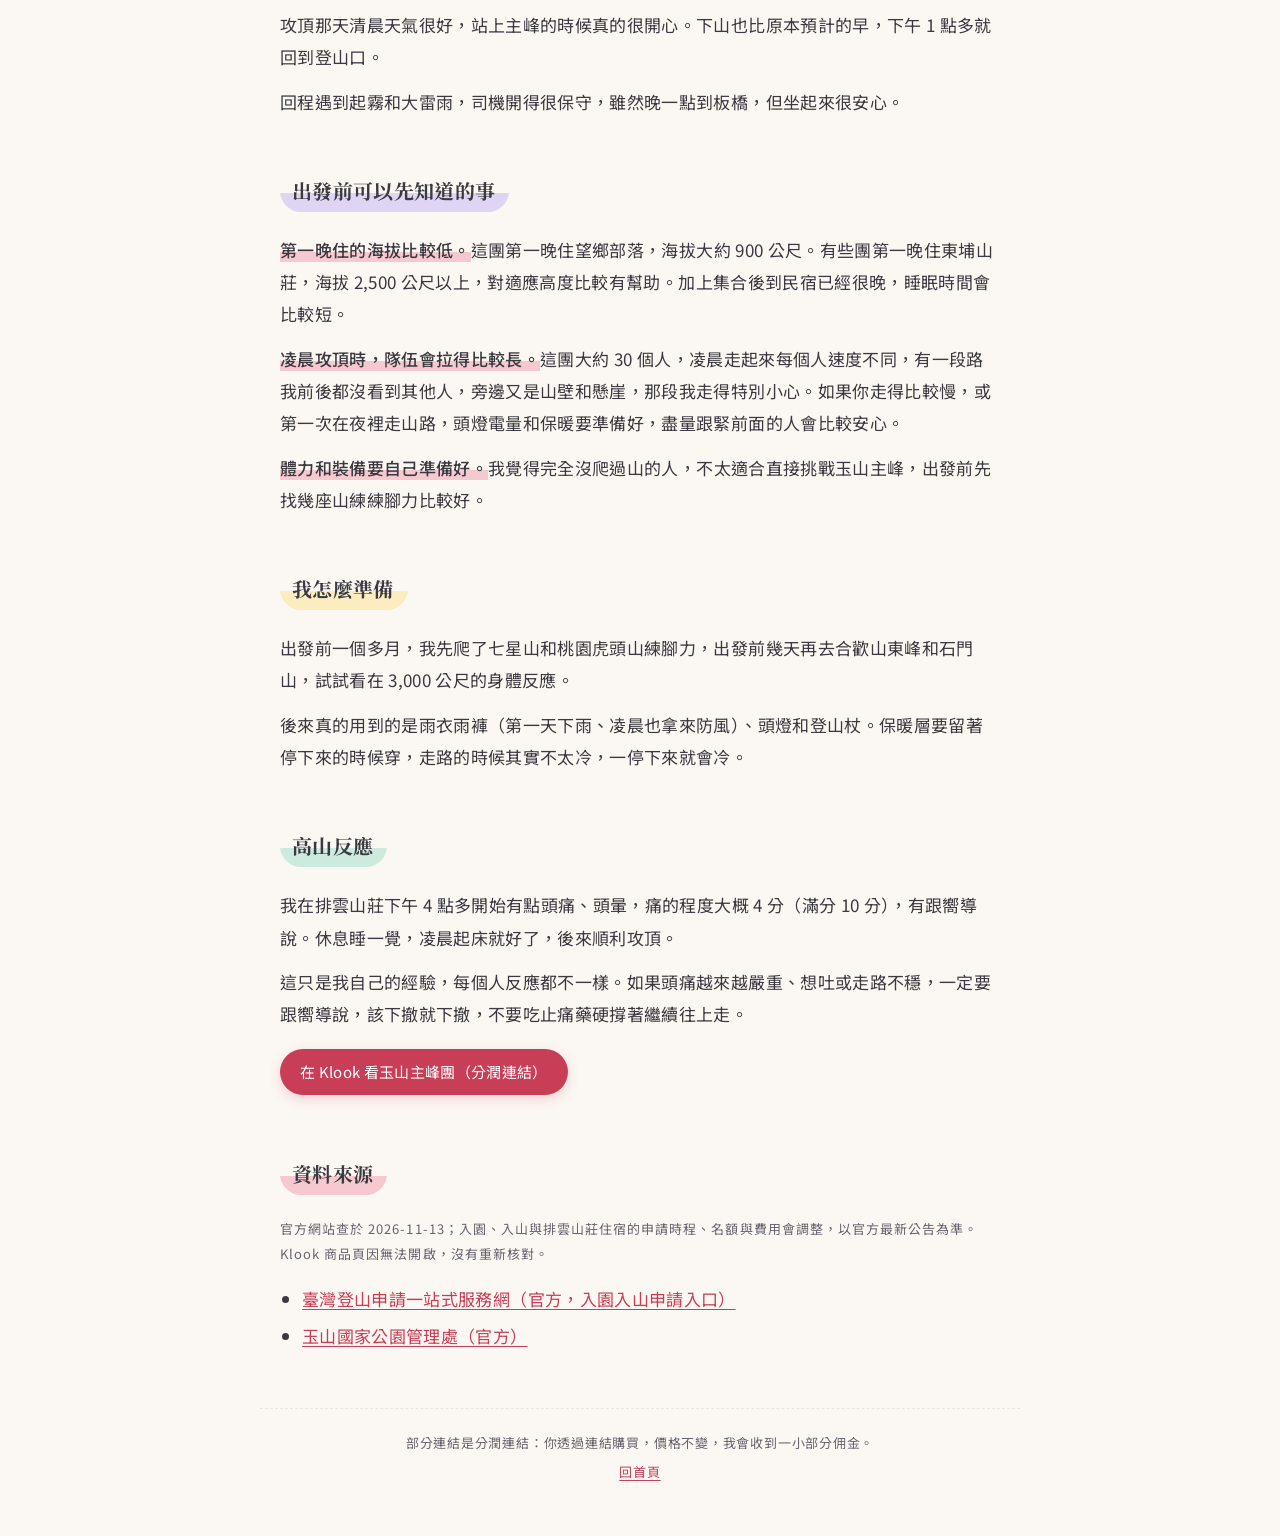
<file: yushan-klook-tour-review.html>
<!doctype html>
<html lang="zh-Hant-TW">
<head>
<meta charset="utf-8">
<meta name="viewport" content="width=device-width, initial-scale=1">
<title>一個人報 Klook 玉山主峰團：實際走一趟的好處和要注意的地方</title>
<meta name="description" content="2026 年 8 月一個人在 Klook 報名玉山 2 天 2 夜主峰團，從集合、排雲山莊、凌晨攻頂到下山的實際經過，還有怎麼準備、高山反應的經驗。">
<link rel="canonical" href="https://mozarshion-hub.github.io/travel-tickets/yushan-klook-tour-review.html">
<meta property="og:title" content="一個人報 Klook 玉山主峰團：實際走一趟的好處和要注意的地方">
<meta property="og:description" content="2026 年 8 月一個人在 Klook 報名玉山 2 天 2 夜主峰團，從集合、排雲山莊、凌晨攻頂到下山的實際經過，還有怎麼準備、高山反應的經驗。">
<meta property="og:type" content="article">
<meta property="og:url" content="https://mozarshion-hub.github.io/travel-tickets/yushan-klook-tour-review.html">
<meta property="og:site_name" content="下一站筆記">
<meta property="og:locale" content="zh_TW">
<meta name="twitter:card" content="summary">
<link rel="icon" href="data:image/svg+xml,%3Csvg xmlns='http://www.w3.org/2000/svg' viewBox='0 0 32 32'%3E%3Crect width='16' height='16' fill='%23f6c9d0'/%3E%3Crect x='16' width='16' height='16' fill='%23fbedc0'/%3E%3Crect y='16' width='16' height='16' fill='%23cdeadf'/%3E%3Crect x='16' y='16' width='16' height='16' fill='%23ddd5f3'/%3E%3C/svg%3E">
<script type="application/ld+json">
{
 "@context": "https://schema.org",
 "@type": "Article",
 "headline": "一個人報 Klook 玉山主峰團：實際走一趟的好處和要注意的地方",
 "description": "2026 年 8 月一個人在 Klook 報名玉山 2 天 2 夜主峰團，從集合、排雲山莊、凌晨攻頂到下山的實際經過，還有怎麼準備、高山反應的經驗。",
 "datePublished": "2026-11-10",
 "dateModified": "2026-11-14",
 "inLanguage": "zh-Hant-TW",
 "mainEntityOfPage": {
  "@type": "WebPage",
  "@id": "https://mozarshion-hub.github.io/travel-tickets/yushan-klook-tour-review.html"
 },
 "author": {
  "@type": "Organization",
  "name": "下一站筆記",
  "url": "https://mozarshion-hub.github.io/travel-tickets/"
 },
 "publisher": {
  "@type": "Organization",
  "name": "下一站筆記",
  "url": "https://mozarshion-hub.github.io/travel-tickets/"
 }
}
</script>
<link rel="stylesheet" href="style.css">
</head>
<body>
<header class="site">
  <a class="brand" href="./">下一站筆記</a>
</header>
<main>
<article>
<h1>一個人報 Klook 玉山主峰團：實際走一趟的好處和要注意的地方</h1>
<div class="tags"><span class="tag pink">台灣・玉山</span><span class="tag mint">登山</span><span class="tag">跟團心得</span></div>
<p class="meta">2026-11-10 整理｜行程是 2026 年 8 月 17～19 日</p>


<p>今年 8 月我一個人報了 Klook 上的玉山 2 天 2 夜主峰團，8/19 清晨 5 點多站上主峰，天氣很好，算是很幸運的一趟。</p>
<p>報名前我查了很多團，真的走過一次之後，覺得有些事情如果早點知道會更安心，所以整理在這裡。</p>

<h2>為什麼選這一團</h2>
<p>我是一個人報名，最怕的是湊不到人流團。之前報過一條古道，就因為那天只有我一個人報名，最後沒辦法出發。</p>
<p>Klook 的好處是報名的人多，一個人也比較容易併進去。另外行政流程比較清楚：玉山要先抽排雲山莊和入山。我報名時，頁面寫抽籤在出發前 30 天、建議 35 天前報名、沒抽中會退費，這幾項會調整，以商品頁當下顯示為準（2026-11-13 我沒能開啟商品頁重新核對）。行前還有線上說明會和裝備教學課。</p>
<p>我當時（2026 年 8 月）付的是 8,800 元。價格會依方案和日期不同，現在的價格以商品頁當下顯示為準（2026-11-13 未能重新核對）。</p>

<h2>實際走了什麼</h2>
<div class="table-wrap">
<table>
<tr><th>時間</th><th>經過</th></tr>
<tr><td>出發前一晚</td><td>傍晚在板橋集合，坐車到望鄉部落的民宿過夜，到的時候已經很晚了</td></tr>
<tr><td>第一天</td><td>從塔塔加登山口走到排雲山莊，中午前後遇到一陣不小的雨，下午 3 點左右到山莊</td></tr>
<tr><td>第二天凌晨</td><td>3 點前出發攻頂，5 點多到主峰，待了半小時左右</td></tr>
<tr><td>第二天</td><td>7 點回排雲，下午 1 點多回到登山口，晚上 9 點回到板橋</td></tr>
</table>
</div>
<p>手機記到的兩天距離大約 19.6 公里。山頂那天清晨約 6°C，體感 3°C，風吹起來很冷。</p>

<h2>好的地方</h2>
<p>四位嚮導都很友善，也很熱情，我很喜歡他們。報名、抽籤到集合的流程都說得很清楚，一個人報名也順利成團。</p>
<p>排雲山莊的住宿和餐點都包在團費裡，睡袋也不用自己背，所以我的背包才 6 公斤左右，上山輕鬆很多。</p>
<p>行前的裝備課很實用。課上特別提醒要帶雨衣雨褲和可靠的頭燈，結果第一天就下雨，凌晨攻頂也靠頭燈，兩樣都真的用到了。</p>
<p>攻頂那天清晨天氣很好，站上主峰的時候真的很開心。下山也比原本預計的早，下午 1 點多就回到登山口。</p>
<p>回程遇到起霧和大雷雨，司機開得很保守，雖然晚一點到板橋，但坐起來很安心。</p>

<h2>出發前可以先知道的事</h2>
<p><strong>第一晚住的海拔比較低。</strong>這團第一晚住望鄉部落，海拔大約 900 公尺。有些團第一晚住東埔山莊，海拔 2,500 公尺以上，對適應高度比較有幫助。加上集合後到民宿已經很晚，睡眠時間會比較短。</p>
<p><strong>凌晨攻頂時，隊伍會拉得比較長。</strong>這團大約 30 個人，凌晨走起來每個人速度不同，有一段路我前後都沒看到其他人，旁邊又是山壁和懸崖，那段我走得特別小心。如果你走得比較慢，或第一次在夜裡走山路，頭燈電量和保暖要準備好，盡量跟緊前面的人會比較安心。</p>
<p><strong>體力和裝備要自己準備好。</strong>我覺得完全沒爬過山的人，不太適合直接挑戰玉山主峰，出發前先找幾座山練練腳力比較好。</p>

<h2>我怎麼準備</h2>
<p>出發前一個多月，我先爬了七星山和桃園虎頭山練腳力，出發前幾天再去合歡山東峰和石門山，試試看在 3,000 公尺的身體反應。</p>
<p>後來真的用到的是雨衣雨褲（第一天下雨、凌晨也拿來防風）、頭燈和登山杖。保暖層要留著停下來的時候穿，走路的時候其實不太冷，一停下來就會冷。</p>

<h2>高山反應</h2>
<p>我在排雲山莊下午 4 點多開始有點頭痛、頭暈，痛的程度大概 4 分（滿分 10 分），有跟嚮導說。休息睡一覺，凌晨起床就好了，後來順利攻頂。</p>
<p>這只是我自己的經驗，每個人反應都不一樣。如果頭痛越來越嚴重、想吐或走路不穩，一定要跟嚮導說，該下撤就下撤，不要吃止痛藥硬撐著繼續往上走。</p>

<p><a class="btn" href="https://affiliate.klook.com/redirect?aid=142668&amp;aff_adid=1556180&amp;k_site=https%3A%2F%2Fwww.klook.com%2Fzh-TW%2Factivity%2F50438-yushan-hiking-tour%2F" rel="sponsored nofollow noopener" target="_blank">在 Klook 看玉山主峰團（分潤連結）</a></p>

<h2>資料來源</h2>
<p class="meta">官方網站查於 2026-11-13；入園、入山與排雲山莊住宿的申請時程、名額與費用會調整，以官方最新公告為準。Klook 商品頁因無法開啟，沒有重新核對。</p>
<ul>
<li><a href="https://hike.taiwan.gov.tw/" rel="nofollow">臺灣登山申請一站式服務網（官方，入園入山申請入口）</a></li>
<li><a href="https://www.ysnp.gov.tw/" rel="nofollow">玉山國家公園管理處（官方）</a></li>
</ul>

</article>
</main>
<footer>
  <p>部分連結是分潤連結：你透過連結購買，價格不變，我會收到一小部分佣金。</p>
  <p><a href="./">回首頁</a></p>
</footer>
</body>
</html>
</file>
<file: style.css>
@import url('https://fonts.googleapis.com/css2?family=Noto+Serif+TC:wght@500;700&family=Noto+Sans+TC:wght@400;500&display=swap');

:root{
  --bg:#fbf7f2;          /* 米白紙感 */
  --paper:#fffdf9;
  --fg:#3b3a40;
  --muted:#69646e;
  --line:#ece4dc;
  --pink:#f6c9d0;        /* 草莓 */
  --pink-deep:#c83e57;
  --pink-ink:#a62f44;     /* 粉標籤上的字，要在粉底上也 >=4.5:1 */
  --mint:#cdeadf;        /* 薄荷 */
  --mint-deep:#386f5e;
  --lav:#ddd5f3;         /* 薰衣草 */
  --lav-deep:#6550a8;
  --butter:#fbedc0;      /* 奶油 */
  --sky:#d4e7f7;         /* 天空 */
  --accent:var(--pink-deep);
  --shadow:0 6px 22px rgba(160,130,120,.10);
}
@media (prefers-color-scheme:dark){:root{
  --bg:#1f1d22;--paper:#28252c;--fg:#ece8ee;--muted:#a59fac;--line:#3a3640;
  --pink:#5a3a42;--pink-deep:#f0a7b4;--pink-ink:#f0a7b4;--mint:#2f4a42;--mint-deep:#8fd6bf;
  --lav:#3d3754;--lav-deep:#c2b6ee;--butter:#4d4430;--sky:#2e3e4d;
  --shadow:0 6px 22px rgba(0,0,0,.25);
}}

*{box-sizing:border-box}
html{scroll-behavior:smooth}
body{
  margin:0;background:var(--bg);color:var(--fg);
  font:17px/1.9 "Noto Sans TC","PingFang TC","Microsoft JhengHei",sans-serif;
  letter-spacing:.02em;
}
a{color:var(--pink-deep);text-underline-offset:3px}

/* 頁首：一條馬卡龍色帶 */
header.site{
  max-width:760px;margin:0 auto;padding:36px 20px 10px;
  display:flex;flex-direction:column;gap:2px;
}
header.site::before{
  content:"";display:block;height:6px;border-radius:6px;margin-bottom:22px;
  background:linear-gradient(90deg,var(--pink) 0 25%,var(--butter) 25% 50%,var(--mint) 50% 75%,var(--lav) 75% 100%);
}
header.site h1{margin:0;font-size:inherit;line-height:inherit;font-weight:inherit}
.brand{
  font-family:"Noto Serif TC",serif;font-weight:700;font-size:24px;
  color:var(--fg);text-decoration:none;letter-spacing:.08em;
}
.tagline{margin:0;color:var(--muted);font-size:14px;letter-spacing:.12em}

main,footer{max-width:760px;margin:0 auto;padding:0 20px}

/* 首頁 */
.intro{
  background:var(--paper);border:1px solid var(--line);border-radius:18px;
  padding:22px 24px;margin:22px 0 8px;box-shadow:var(--shadow);position:relative;overflow:hidden;
}
.intro::after{
  content:"";position:absolute;right:-30px;top:-30px;width:120px;height:120px;border-radius:50%;
  background:var(--mint);opacity:.55;
}
.intro p{margin:0;position:relative;z-index:1}
.list h2{
  font-family:"Noto Serif TC",serif;font-size:18px;color:var(--muted);
  letter-spacing:.2em;margin:34px 0 10px;font-weight:500;
}
.card{
  background:var(--paper);border:1px solid var(--line);border-radius:18px;
  margin:14px 0;box-shadow:var(--shadow);transition:transform .15s ease, box-shadow .15s ease;
  border-left:8px solid var(--pink);
}
.card:nth-child(4n+2){border-left-color:var(--mint)}
.card:nth-child(4n+3){border-left-color:var(--lav)}
.card:nth-child(4n+4){border-left-color:var(--butter)}
.card:hover{transform:translateY(-2px);box-shadow:0 10px 28px rgba(160,130,120,.16)}
.card a{display:block;padding:18px 20px;color:inherit;text-decoration:none}
.card h3{font-family:"Noto Serif TC",serif;font-size:19px;line-height:1.5;margin:0 0 6px}
.card p{margin:4px 0 8px;color:var(--muted);font-size:15px;line-height:1.8}
.tags{display:flex;flex-wrap:wrap;gap:6px;margin:0 0 6px}
.tag{
  display:inline-block;font-size:12px;padding:2px 10px;border-radius:999px;
  background:var(--lav);color:var(--lav-deep);letter-spacing:.06em;
}
.tag.mint{background:var(--mint);color:var(--mint-deep)}
.tag.pink{background:var(--pink);color:var(--pink-ink)}
.date,.meta{color:var(--muted);font-size:13px;letter-spacing:.08em}

/* 文章 */
article h1{
  font-family:"Noto Serif TC",serif;font-size:27px;line-height:1.55;
  margin:26px 0 6px;letter-spacing:.04em;
}
article h2{
  font-family:"Noto Serif TC",serif;font-size:20px;margin:40px 0 10px;
  display:inline-block;padding:2px 14px 2px 12px;border-radius:999px;
  background:linear-gradient(transparent 55%,var(--butter) 55%);
}
article h2:nth-of-type(4n+2){background:linear-gradient(transparent 55%,var(--mint) 55%)}
article h2:nth-of-type(4n+3){background:linear-gradient(transparent 55%,var(--pink) 55%)}
article h2:nth-of-type(4n+4){background:linear-gradient(transparent 55%,var(--lav) 55%)}
article p{margin:12px 0}
article strong{background:linear-gradient(transparent 62%,var(--pink) 62%);font-weight:500}

.note{
  background:var(--mint);border-radius:14px;padding:12px 16px;margin:18px 0;font-size:15px;
}

.table-wrap{overflow-x:auto;margin:14px 0;border-radius:16px;box-shadow:var(--shadow)}
table{border-collapse:separate;border-spacing:0;width:100%;font-size:15px;background:var(--paper)}
th,td{padding:10px 12px;text-align:left;vertical-align:top;border-bottom:1px solid var(--line)}
tr:last-child td{border-bottom:none}
th{background:var(--lav);font-weight:500;font-family:"Noto Serif TC",serif}
th:nth-child(2){background:var(--pink)}
th:nth-child(3){background:var(--sky)}
td:first-child{color:var(--muted);white-space:nowrap;font-size:14px}

.btn{
  display:inline-block;background:var(--pink-deep);color:#fff;text-decoration:none;
  padding:9px 20px;border-radius:999px;font-size:15px;margin:6px 0;
  box-shadow:0 4px 12px rgba(217,121,138,.28);transition:transform .15s ease;
}
.btn:hover{transform:translateY(-1px)}
@media (prefers-color-scheme:dark){.btn{color:#2a1f22}}

ul,ol{padding-left:1.3em}
li{margin:4px 0}

footer{
  margin-top:56px;padding-top:18px;padding-bottom:48px;color:var(--muted);font-size:13px;
  border-top:1px dashed var(--line);text-align:center;letter-spacing:.06em;
}
footer p{margin:4px 0}

@media (max-width:520px){
  body{font-size:16px}
  article h1{font-size:23px}
  header.site{padding-top:24px}
}
</file>
